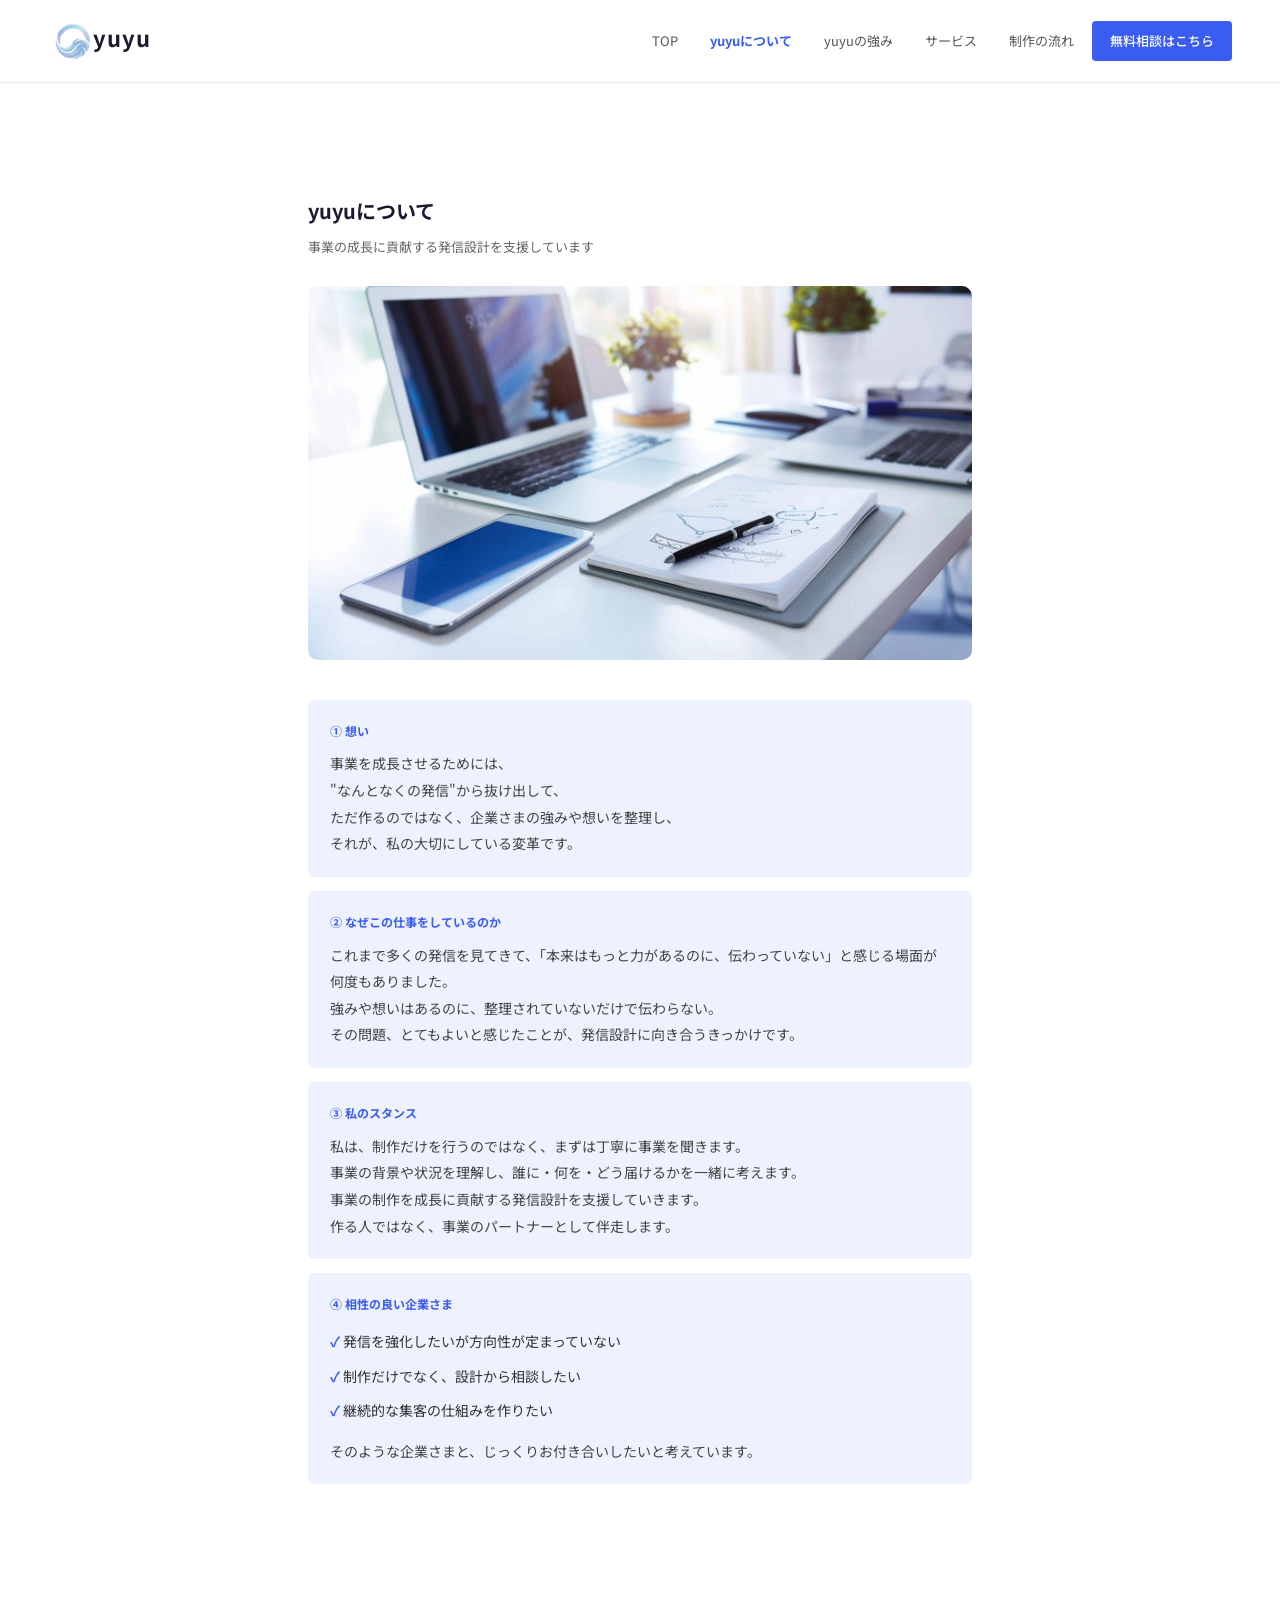
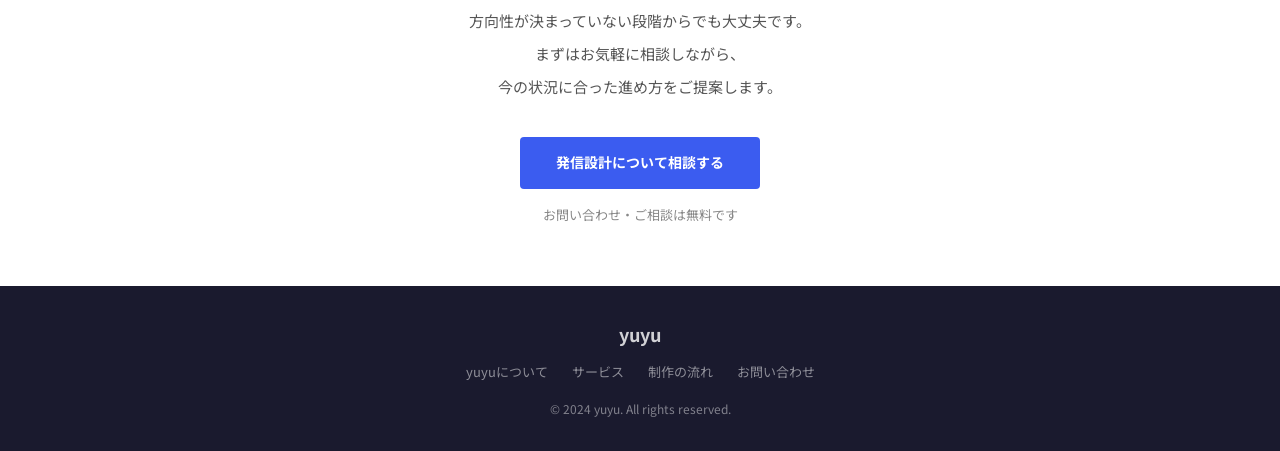
<file: about.html>
<!DOCTYPE html>
<html lang="ja">
<head>
<meta charset="UTF-8">
<link rel="icon" href="favicon.ico">
<meta name="viewport" content="width=device-width, initial-scale=1.0">
<title>yuyuについて | yuyu</title>
<link rel="stylesheet" href="common.css">
<style>
/* HERO BLOCK - 縦並び */
.about-hero {
  padding: 100px 48px 0;
  background: #fff;
  max-width: 760px;
  margin: 0 auto;
}
.about-hero-text h1 {
  font-size: 20px; font-weight: 700; color: #1a1a2e;
  margin-bottom: 6px;
}
.about-hero-text .tagline {
  font-size: 13px; color: #666; margin-bottom: 28px;
}
.about-hero-photo {
  width: 100%; aspect-ratio: 16/9; border-radius: 10px;
  overflow: hidden; margin-bottom: 40px;
}
.about-hero-photo img { width:100%; height:100%; object-fit:cover; }

/* TEXT BLOCKS */
.text-block {
  background: #eef2ff;
  border-radius: 6px;
  padding: 20px 22px;
  margin-bottom: 14px;
  font-size: 14px;
  color: #333;
  line-height: 1.9;
}
.text-block .block-num {
  font-size: 12px; color: #3b5cf0; font-weight: 700;
  margin-bottom: 8px; display: block;
}
.text-block p { font-size: 14px; color: #444; line-height: 1.9; }

/* STANCE SECTION */
.stance-wrap {
  max-width: 760px; margin: 0 auto;
}

/* IDEAL */
.ideal-list {
  background: #eef2ff; border-radius: 6px; padding: 20px 24px;
  margin-bottom: 14px;
}
.ideal-list ul { list-style: none; }
.ideal-list ul li {
  font-size: 14px; color: #333; padding: 4px 0;
}
.ideal-list ul li::before { content: '✓ '; color: #3b5cf0; font-weight: 700; }

/* CTA */
.cta-wrap { text-align: center; padding: 60px 48px; background: #fff; }
.cta-wrap p { font-size: 15px; color: #555; line-height: 2.2; margin-bottom: 6px; }
.cta-note { display: block; margin-top: 14px; font-size: 13px; color: #888; }

@media (max-width: 768px) {
  .about-hero { grid-template-columns: 1fr; padding: 88px 24px 0; }
  .about-hero-photo { display: none; }
  .cta-wrap { padding: 56px 24px; }
}
</style>
</head>
<body>

<nav>
  <a href="index.html" class="nav-logo"><img src="logo.png" style="width:50px;height:50px;object-fit:contain;vertical-align:middle;margin-right:-5px;">yuyu</a>
  <div class="nav-right">
    <a href="index.html">TOP</a>
    <a href="about.html" class="active">yuyuについて</a>
    <a href="strengths.html">yuyuの強み</a>
    <a href="services.html">サービス</a>
    <a href="flow.html">制作の流れ</a>
    <a href="contact.html" class="nav-btn">無料相談はこちら</a>
  <button class="hamburger" onclick="toggleMenu()" aria-label="メニュー">
    <span></span><span></span><span></span>
  </button>
</div>
</nav>
<div class="mobile-menu" id="mobileMenu">
    <a href="index.html">TOP</a>
    <a href="about.html">yuyuについて</a>
    <a href="strengths.html">yuyuの強み</a>
    <a href="services.html">サービス</a>
    <a href="flow.html">制作の流れ</a>
    <a href="contact.html" class="nav-btn">無料相談はこちら</a>
</div>
<script>
function toggleMenu() {
  document.getElementById('mobileMenu').classList.toggle('open');
}
</script>

<!-- HERO -->
<div style="padding-top:64px;">
  <div class="about-hero">
    <div class="about-hero-text fade-up">
      <h1>yuyuについて</h1>
      <p class="tagline">事業の成長に貢献する発信設計を支援しています</p>
    </div>
    <div class="about-hero-photo fade-up">
      <img src="about_page.png" alt="デスク作業風景">
    </div>
    <div class="fade-up">
      <!-- Block 1 -->
      <div class="text-block">
        <span class="block-num">① 想い</span>
        <p>事業を成長させるためには、<br>"なんとなくの発信"から抜け出して、<br>ただ作るのではなく、企業さまの強みや想いを整理し、<br>それが、私の大切にしている変革です。</p>
      </div>
      <!-- Block 2 -->
      <div class="text-block">
        <span class="block-num">② なぜこの仕事をしているのか</span>
        <p>これまで多くの発信を見てきて、「本来はもっと力があるのに、伝わっていない」と感じる場面が何度もありました。<br>強みや想いはあるのに、整理されていないだけで伝わらない。<br>その問題、とてもよいと感じたことが、発信設計に向き合うきっかけです。</p>
      </div>
      <!-- Block 3 -->
      <div class="text-block">
        <span class="block-num">③ 私のスタンス</span>
        <p>私は、制作だけを行うのではなく、まずは丁寧に事業を聞きます。<br>事業の背景や状況を理解し、誰に・何を・どう届けるかを一緒に考えます。<br>事業の制作を成長に貢献する発信設計を支援していきます。<br>作る人ではなく、事業のパートナーとして伴走します。</p>
      </div>
      <!-- Block 4 -->
      <div class="text-block">
        <span class="block-num">④ 相性の良い企業さま</span>
        <div class="ideal-list" style="background:transparent; padding:0; margin:0;">
          <ul>
            <li>発信を強化したいが方向性が定まっていない</li>
            <li>制作だけでなく、設計から相談したい</li>
            <li>継続的な集客の仕組みを作りたい</li>
          </ul>
        </div>
        <p style="margin-top:10px;">そのような企業さまと、じっくりお付き合いしたいと考えています。</p>
      </div>
    </div>
  </div>
</div>

<!-- CTA -->
<div class="cta-wrap sec-blue" style="margin-top:60px;">
  <div class="inner fade-up">
    <p>方向性が決まっていない段階からでも大丈夫です。<br>まずはお気軽に相談しながら、<br>今の状況に合った進め方をご提案します。</p>
    <a href="contact.html" class="btn-blue" style="margin-top:28px; display:inline-block;">発信設計について相談する</a>
    <span class="cta-note">お問い合わせ・ご相談は無料です</span>
  </div>
</div>

<footer>
  <a href="index.html" class="f-logo">yuyu</a>
  <ul>
    <li><a href="about.html">yuyuについて</a></li>
    <li><a href="services.html">サービス</a></li>
    <li><a href="flow.html">制作の流れ</a></li>
    <li><a href="contact.html">お問い合わせ</a></li>
  </ul>
  <p>© 2024 yuyu. All rights reserved.</p>
</footer>

<script>
const obs = new IntersectionObserver(e => e.forEach(x => { if(x.isIntersecting) x.target.classList.add('visible'); }), {threshold:0.08});
document.querySelectorAll('.fade-up').forEach(el => obs.observe(el));
</script>
</body>
</html>
</file>
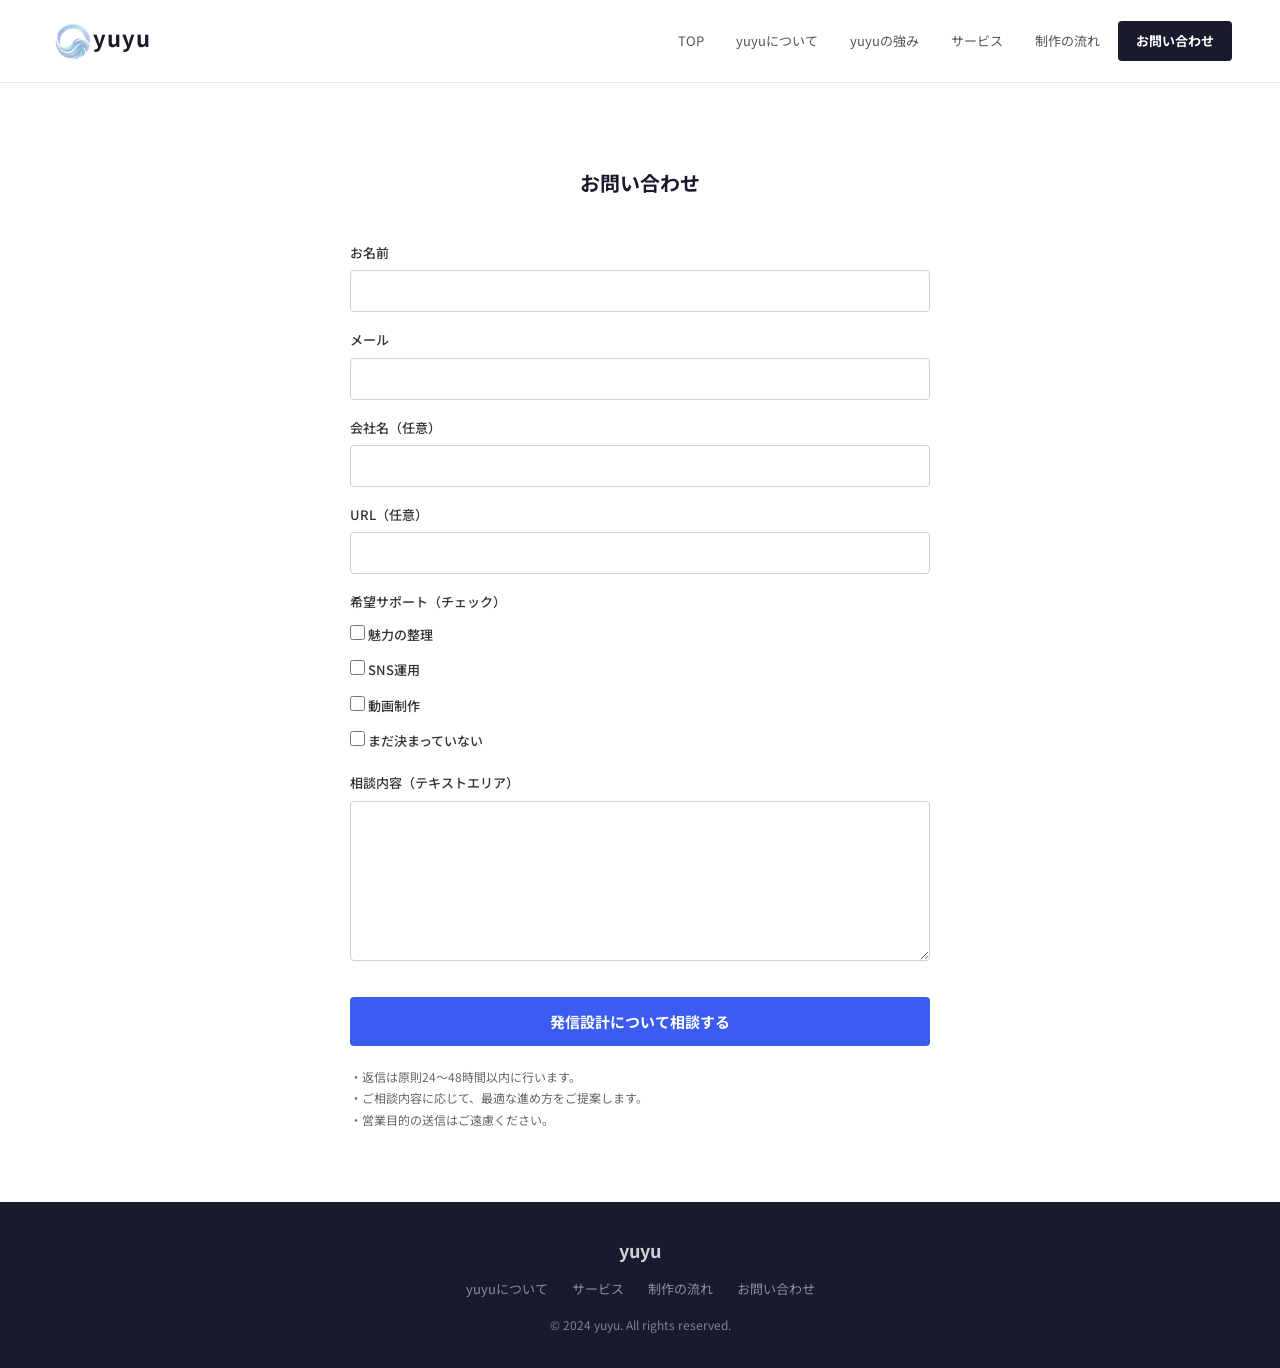
<file: contact.html>
<!DOCTYPE html>
<html lang="ja">
<head>
<meta charset="UTF-8">
<link rel="icon" href="favicon.ico">
<meta name="viewport" content="width=device-width, initial-scale=1.0">
<title>お問い合わせ | yuyu</title>
<link rel="stylesheet" href="common.css">
<style>
.contact-section {
  background: #fff;
  padding: 72px 48px;
}
.contact-wrap {
  max-width: 580px;
  margin: 0 auto;
}
.contact-wrap h1 {
  font-size: 20px; font-weight: 700;
  color: #1a1a2e; text-align: center; margin-bottom: 40px;
}

/* Form */
.form-group { margin-bottom: 16px; }
.form-group label {
  display: block; font-size: 13px;
  color: #333; margin-bottom: 6px; font-weight: 500;
}
.form-group input[type="text"],
.form-group input[type="email"],
.form-group input[type="url"],
.form-group textarea {
  width: 100%; border: 1px solid #d0d0d0;
  border-radius: 4px; padding: 10px 12px;
  font-family: 'Noto Sans JP', sans-serif;
  font-size: 14px; color: #1a1a2e;
  background: #fff; outline: none;
  transition: border-color 0.2s;
}
.form-group input:focus,
.form-group textarea:focus { border-color: #3b5cf0; }
.form-group textarea { min-height: 160px; resize: vertical; }

/* Checkboxes */
.check-group { margin-top: 6px; }
.check-label {
  display: flex; align-items: center; gap: 8px;
  font-size: 13px; color: #444; padding: 3px 0; cursor: pointer;
}
.check-label input[type="checkbox"] {
  width: 15px; height: 15px; accent-color: #3b5cf0;
}

/* Placeholder text in textarea */
.form-group textarea::placeholder { color: #aaa; font-size: 13px; }

/* Submit */
.form-submit { text-align: center; margin-top: 28px; }
.btn-submit {
  background: #3b5cf0; color: #fff; border: none;
  padding: 14px 52px; border-radius: 4px;
  font-family: 'Noto Sans JP', sans-serif;
  font-size: 15px; font-weight: 700; cursor: pointer;
  width: 100%; display: block;
}
.btn-submit:hover { background: #2a45cc; }

.form-notes { margin-top: 20px; }
.form-notes p {
  font-size: 12px; color: #666; line-height: 1.8;
}
.form-notes p::before { content: '・'; }

@media (max-width: 768px) {
  .contact-section { padding: 56px 24px; }
}
</style>
</head>
<body>

<nav>
  <a href="index.html" class="nav-logo"><img src="logo.png" style="width:50px;height:50px;object-fit:contain;vertical-align:middle;margin-right:-5px;">yuyu</a>
  <div class="nav-right">
    <a href="index.html">TOP</a>
    <a href="about.html">yuyuについて</a>
    <a href="strengths.html">yuyuの強み</a>
    <a href="services.html">サービス</a>
    <a href="flow.html">制作の流れ</a>
    <a href="contact.html" class="nav-btn active" style="background:#1a1a2e;">お問い合わせ</a>
  <button class="hamburger" onclick="toggleMenu()" aria-label="メニュー">
    <span></span><span></span><span></span>
  </button>
</div>
</nav>
<div class="mobile-menu" id="mobileMenu">
    <a href="index.html">TOP</a>
    <a href="about.html">yuyuについて</a>
    <a href="strengths.html">yuyuの強み</a>
    <a href="services.html">サービス</a>
    <a href="flow.html">制作の流れ</a>
    <a href="contact.html" class="nav-btn">お問い合わせ</a>
</div>
<script>
function toggleMenu() {
  document.getElementById('mobileMenu').classList.toggle('open');
}
</script>

<div style="padding-top:64px;">
<div class="contact-section">
  <div class="contact-wrap fade-up">
    <h1>お問い合わせ</h1>

    <form action="https://formspree.io/f/mwvwbqvp" method="POST">
      <div class="form-group">
        <label>お名前</label>
        <input type="text" placeholder="">
      </div>
      <div class="form-group">
        <label>メール</label>
        <input type="email" placeholder="">
      </div>
      <div class="form-group">
        <label>会社名（任意）</label>
        <input type="text" placeholder="">
      </div>
      <div class="form-group">
        <label>URL（任意）</label>
        <input type="url" placeholder="">
      </div>
      <div class="form-group">
        <label>希望サポート（チェック）</label>
        <div class="check-group">
          <label class="check-label"><input type="checkbox"> 魅力の整理</label>
          <label class="check-label"><input type="checkbox"> SNS運用</label>
          <label class="check-label"><input type="checkbox"> 動画制作</label>
          <label class="check-label"><input type="checkbox"> まだ決まっていない</label>
        </div>
      </div>
      <div class="form-group">
        <label>相談内容（テキストエリア）</label>
        <textarea name="message" placeholder=""></textarea>
      </div>

      <div class="form-submit">
        <button type="submit" class="btn-submit">発信設計について相談する</button>
      </div>

      <div class="form-notes">
        <p>返信は原則24〜48時間以内に行います。</p>
        <p>ご相談内容に応じて、最適な進め方をご提案します。</p>
        <p>営業目的の送信はご遠慮ください。</p>
      </div>
    </form>
  </div>
</div>
</div>

<footer>
  <a href="index.html" class="f-logo">yuyu</a>
  <ul>
    <li><a href="about.html">yuyuについて</a></li>
    <li><a href="services.html">サービス</a></li>
    <li><a href="flow.html">制作の流れ</a></li>
    <li><a href="contact.html">お問い合わせ</a></li>
  </ul>
  <p>© 2024 yuyu. All rights reserved.</p>
</footer>

<script>
const obs = new IntersectionObserver(e => e.forEach(x => { if(x.isIntersecting) x.target.classList.add('visible'); }), {threshold:0.08});
document.querySelectorAll('.fade-up').forEach(el => obs.observe(el));
</script>
</body>
</html>
</file>
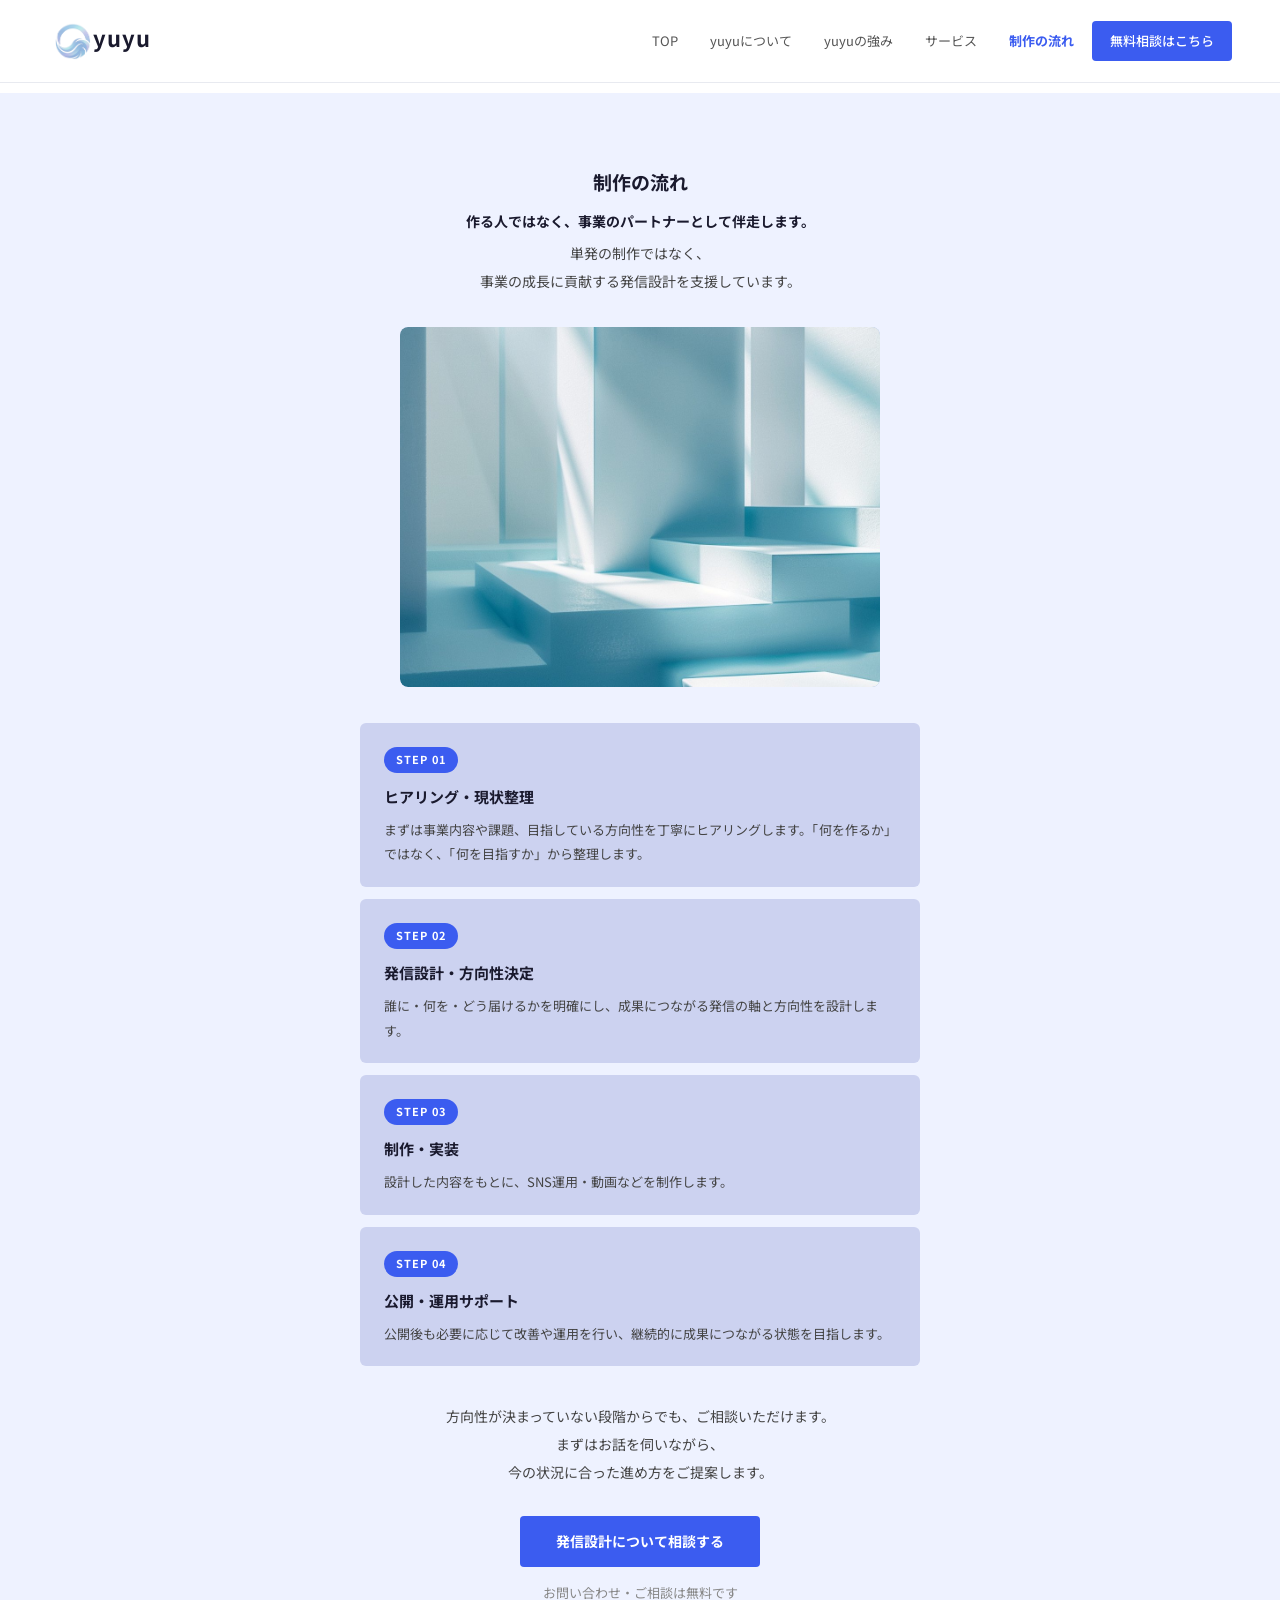
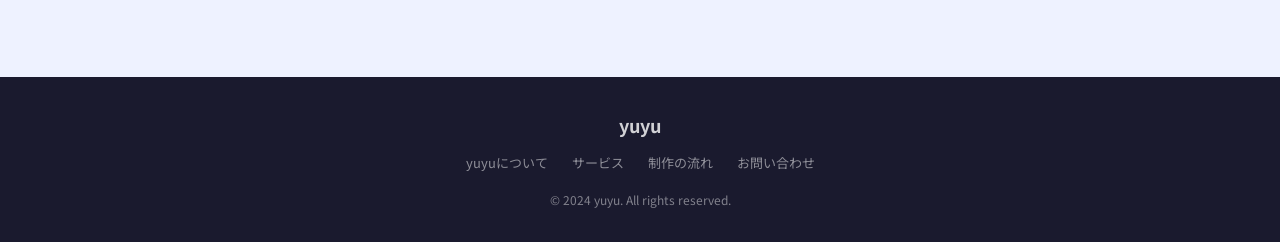
<file: flow.html>
<!DOCTYPE html>
<html lang="ja">
<head>
<meta charset="UTF-8">
<link rel="icon" href="favicon.ico">
<meta name="viewport" content="width=device-width, initial-scale=1.0">
<title>制作の流れ | yuyu</title>
<link rel="stylesheet" href="common.css">
<style>
.flow-section { background: #eef2ff; padding: 72px 48px; }
.flow-inner { max-width: 560px; margin: 0 auto; }

/* Top text */
.flow-intro { text-align: center; margin-bottom: 32px; }
.flow-intro p { font-size: 14px; color: #444; line-height: 2; }
.flow-intro p.bold { font-weight: 700; color: #1a1a2e; margin-bottom: 4px; }

/* Photo */
.flow-photo {
  width: 100%; max-width: 480px;
  aspect-ratio: 4/3; border-radius: 8px;
  background: #b8cce8;
  display: flex; align-items: center; justify-content: center;
  color: #7898bb; font-size: 14px;
  margin: 0 auto 36px;
  overflow: hidden;
}
.flow-photo img { width:100%; height:100%; object-fit:cover; }

/* STEP cards */
.step-card {
  background: #ccd2f0;
  border-radius: 6px;
  padding: 20px 24px;
  margin-bottom: 12px;
}
.step-badge {
  display: inline-block;
  background: #3b5cf0; color: #fff;
  font-size: 11px; font-weight: 700; letter-spacing: 1px;
  padding: 3px 12px; border-radius: 20px;
  margin-bottom: 10px;
}
.step-card h3 { font-size: 15px; font-weight: 700; color: #1a1a2e; margin-bottom: 8px; }
.step-card p  { font-size: 13px; color: #444; line-height: 1.9; }

/* Bottom CTA text */
.flow-cta-text { text-align: center; margin-top: 36px; }
.flow-cta-text p { font-size: 14px; color: #444; line-height: 2; margin-bottom: 6px; }

.cta-note { display: block; margin-top: 14px; font-size: 13px; color: #888; }

@media (max-width: 768px) {
  .flow-section { padding: 56px 24px; }
}
</style>
</head>
<body>

<nav>
  <a href="index.html" class="nav-logo"><img src="logo.png" style="width:50px;height:50px;object-fit:contain;vertical-align:middle;margin-right:-5px;">yuyu</a>
  <div class="nav-right">
    <a href="index.html">TOP</a>
    <a href="about.html">yuyuについて</a>
    <a href="strengths.html">yuyuの強み</a>
    <a href="services.html">サービス</a>
    <a href="flow.html" class="active">制作の流れ</a>
    <a href="contact.html" class="nav-btn">無料相談はこちら</a>
  <button class="hamburger" onclick="toggleMenu()" aria-label="メニュー">
    <span></span><span></span><span></span>
  </button>
</div>
</nav>
<div class="mobile-menu" id="mobileMenu">
    <a href="index.html">TOP</a>
    <a href="about.html">yuyuについて</a>
    <a href="strengths.html">yuyuの強み</a>
    <a href="services.html">サービス</a>
    <a href="flow.html">制作の流れ</a>
    <a href="contact.html" class="nav-btn">無料相談はこちら</a>
</div>
<script>
function toggleMenu() {
  document.getElementById('mobileMenu').classList.toggle('open');
}
</script>

<div style="padding-top:64px;">
<div class="flow-section">
  <div class="flow-inner">
    <p class="sec-title fade-up">制作の流れ</p>

    <div class="flow-intro fade-up">
      <p class="bold">作る人ではなく、事業のパートナーとして伴走します。</p>
      <p>単発の制作ではなく、<br>事業の成長に貢献する発信設計を支援しています。</p>
    </div>

    <!-- Photo -->
    <div class="flow-photo fade-up"><img src="flow_photo.png" alt="制作の流れ" style="width:100%;height:100%;object-fit:cover;border-radius:8px;"></div>

    <!-- STEP 01 -->
    <div class="step-card fade-up">
      <span class="step-badge">STEP 01</span>
      <h3>ヒアリング・現状整理</h3>
      <p>まずは事業内容や課題、目指している方向性を丁寧にヒアリングします。「何を作るか」ではなく、「何を目指すか」から整理します。</p>
    </div>

    <!-- STEP 02 -->
    <div class="step-card fade-up">
      <span class="step-badge">STEP 02</span>
      <h3>発信設計・方向性決定</h3>
      <p>誰に・何を・どう届けるかを明確にし、成果につながる発信の軸と方向性を設計します。</p>
    </div>

    <!-- STEP 03 -->
    <div class="step-card fade-up">
      <span class="step-badge">STEP 03</span>
      <h3>制作・実装</h3>
      <p>設計した内容をもとに、SNS運用・動画などを制作します。</p>
    </div>

    <!-- STEP 04 -->
    <div class="step-card fade-up">
      <span class="step-badge">STEP 04</span>
      <h3>公開・運用サポート</h3>
      <p>公開後も必要に応じて改善や運用を行い、継続的に成果につながる状態を目指します。</p>
    </div>

    <!-- CTA text -->
    <div class="flow-cta-text fade-up">
      <p>方向性が決まっていない段階からでも、ご相談いただけます。<br>まずはお話を伺いながら、<br>今の状況に合った進め方をご提案します。</p>
      <a href="contact.html" class="btn-blue" style="margin-top:24px; display:inline-block;">発信設計について相談する</a>
      <span class="cta-note">お問い合わせ・ご相談は無料です</span>
    </div>
  </div>
</div>
</div>

<footer>
  <a href="index.html" class="f-logo">yuyu</a>
  <ul>
    <li><a href="about.html">yuyuについて</a></li>
    <li><a href="services.html">サービス</a></li>
    <li><a href="flow.html">制作の流れ</a></li>
    <li><a href="contact.html">お問い合わせ</a></li>
  </ul>
  <p>© 2024 yuyu. All rights reserved.</p>
</footer>

<script>
const obs = new IntersectionObserver(e => e.forEach(x => { if(x.isIntersecting) x.target.classList.add('visible'); }), {threshold:0.08});
document.querySelectorAll('.fade-up').forEach(el => obs.observe(el));
</script>
</body>
</html>
</file>
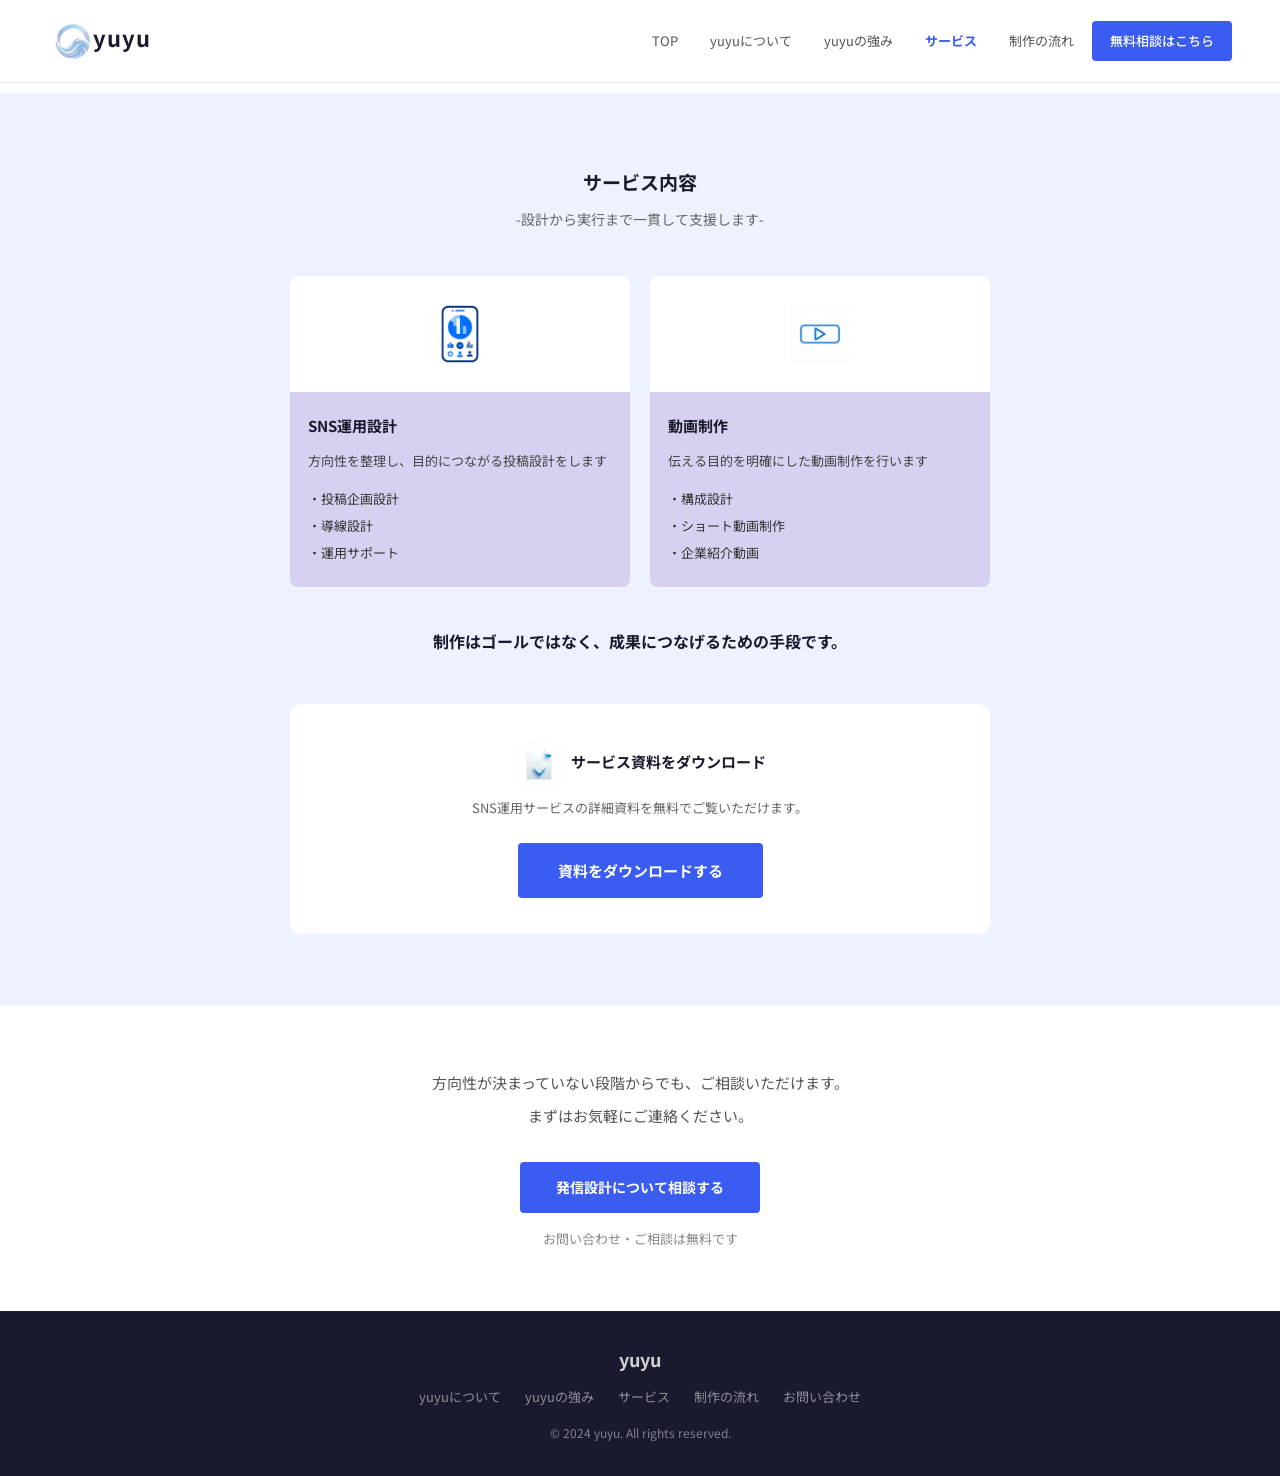
<file: services.html>
<!DOCTYPE html>
<html lang="ja">
<head>
<meta charset="UTF-8">
<link rel="icon" href="favicon.ico">
<meta name="viewport" content="width=device-width, initial-scale=1.0">
<title>サービス内容 | yuyu</title>
<link rel="stylesheet" href="common.css">
<style>
.svc-section { background: #eef2ff; padding: 72px 48px; }
.svc-grid {
  display: grid; grid-template-columns: 1fr 1fr;
  gap: 20px; max-width: 700px; margin: 0 auto 40px;
}
.svc-card { background: #d8d0f0; border-radius: 8px; overflow: hidden; }
.svc-card-icon {
  background: #fff; padding: 28px;
  display: flex; align-items: center; justify-content: center;
  font-size: 52px;
}
.svc-card-body { padding: 20px 18px; }
.svc-card h3 { font-size: 15px; font-weight: 700; color: #1a1a2e; margin-bottom: 10px; }
.svc-card .svc-desc { font-size: 13px; color: #444; line-height: 1.8; margin-bottom: 12px; }
.svc-card ul { list-style: none; }
.svc-card ul li { font-size: 13px; color: #333; padding: 2px 0; }
.svc-card ul li::before { content: '・'; }

.svc-tagline {
  text-align: center; font-size: 16px; font-weight: 700;
  color: #1a1a2e; margin-top: 16px;
}

.cta-wrap { text-align: center; padding: 60px 48px; background: #fff; }
.cta-wrap p { font-size: 15px; color: #555; line-height: 2.2; margin-bottom: 6px; }
.cta-note { display: block; margin-top: 14px; font-size: 13px; color: #888; }

@media (max-width: 768px) {
  .svc-grid { grid-template-columns: 1fr; }
  .svc-section, .cta-wrap { padding: 56px 24px; }
}
</style>
</head>
<body>

<nav>
  <a href="index.html" class="nav-logo"><img src="logo.png" style="width:50px;height:50px;object-fit:contain;vertical-align:middle;margin-right:-5px;">yuyu</a>
  <div class="nav-right">
    <a href="index.html">TOP</a>
    <a href="about.html">yuyuについて</a>
    <a href="strengths.html">yuyuの強み</a>
    <a href="services.html" class="active">サービス</a>
    <a href="flow.html">制作の流れ</a>
    <a href="contact.html" class="nav-btn">無料相談はこちら</a>
  <button class="hamburger" onclick="toggleMenu()" aria-label="メニュー">
    <span></span><span></span><span></span>
  </button>
</div>
</nav>
<div class="mobile-menu" id="mobileMenu">
    <a href="index.html">TOP</a>
    <a href="about.html">yuyuについて</a>
    <a href="strengths.html">yuyuの強み</a>
    <a href="services.html">サービス</a>
    <a href="flow.html">制作の流れ</a>
    <a href="contact.html" class="nav-btn">無料相談はこちら</a>
</div>
<script>
function toggleMenu() {
  document.getElementById('mobileMenu').classList.toggle('open');
}
</script>

<div style="padding-top:64px;">
<div class="svc-section">
  <p class="sec-title fade-up">サービス内容</p>
  <p class="sec-sub fade-up">-設計から実行まで一貫して支援します-</p>
  <div class="svc-grid">
    <div class="svc-card fade-up">
      <div class="svc-card-icon"><img src="svc_icon1.png" style="width:60px;height:60px;object-fit:contain;"></div>
      <div class="svc-card-body">
        <h3>SNS運用設計</h3>
        <p class="svc-desc">方向性を整理し、目的につながる投稿設計をします</p>
        <ul>
          <li>投稿企画設計</li>
          <li>導線設計</li>
          <li>運用サポート</li>
        </ul>
      </div>
    </div>
    <div class="svc-card fade-up">
      <div class="svc-card-icon"><img src="svc_icon2.jpeg" style="width:60px;height:60px;object-fit:contain;"></div>
      <div class="svc-card-body">
        <h3>動画制作</h3>
        <p class="svc-desc">伝える目的を明確にした動画制作を行います</p>
        <ul>
          <li>構成設計</li>
          <li>ショート動画制作</li>
          <li>企業紹介動画</li>
        </ul>
      </div>
    </div>
  </div>
  <p class="svc-tagline fade-up">制作はゴールではなく、成果につなげるための手段です。</p>

  <!-- ダウンロードセクション -->
  <div class="fade-up" style="text-align:center; margin-top:48px; padding:36px; background:white; border-radius:12px; max-width:700px; margin-left:auto; margin-right:auto; margin-top:48px;">
    <p style="font-size:15px; font-weight:700; color:#1a1a2e; margin-bottom:8px;"><img src="download_icon.png" style="width:48px;height:48px;object-fit:contain;vertical-align:middle;margin-right:8px;">サービス資料をダウンロード</p>
    <p style="font-size:13px; color:#666; margin-bottom:24px;">SNS運用サービスの詳細資料を無料でご覧いただけます。</p>
    <a href="service-proposal.pdf" download style="display:inline-block; background:#3b5cf0; color:white; padding:14px 40px; border-radius:4px; text-decoration:none; font-size:15px; font-weight:700;">資料をダウンロードする</a>
  </div>
</div>

<div class="cta-wrap fade-up">
  <p>方向性が決まっていない段階からでも、ご相談いただけます。<br>まずはお気軽にご連絡ください。</p>
  <a href="contact.html" class="btn-blue" style="margin-top:24px; display:inline-block;">発信設計について相談する</a>
  <span class="cta-note">お問い合わせ・ご相談は無料です</span>
</div>
</div>

<footer>
  <a href="index.html" class="f-logo">yuyu</a>
  <ul>
    <li><a href="about.html">yuyuについて</a></li>
    <li><a href="strengths.html">yuyuの強み</a></li>
    <li><a href="services.html">サービス</a></li>
    <li><a href="flow.html">制作の流れ</a></li>
    <li><a href="contact.html">お問い合わせ</a></li>
  </ul>
  <p>© 2024 yuyu. All rights reserved.</p>
</footer>

<script>
const obs = new IntersectionObserver(e => e.forEach(x => { if(x.isIntersecting) x.target.classList.add('visible'); }), {threshold:0.08});
document.querySelectorAll('.fade-up').forEach(el => obs.observe(el));
</script>
</body>
</html>
</file>
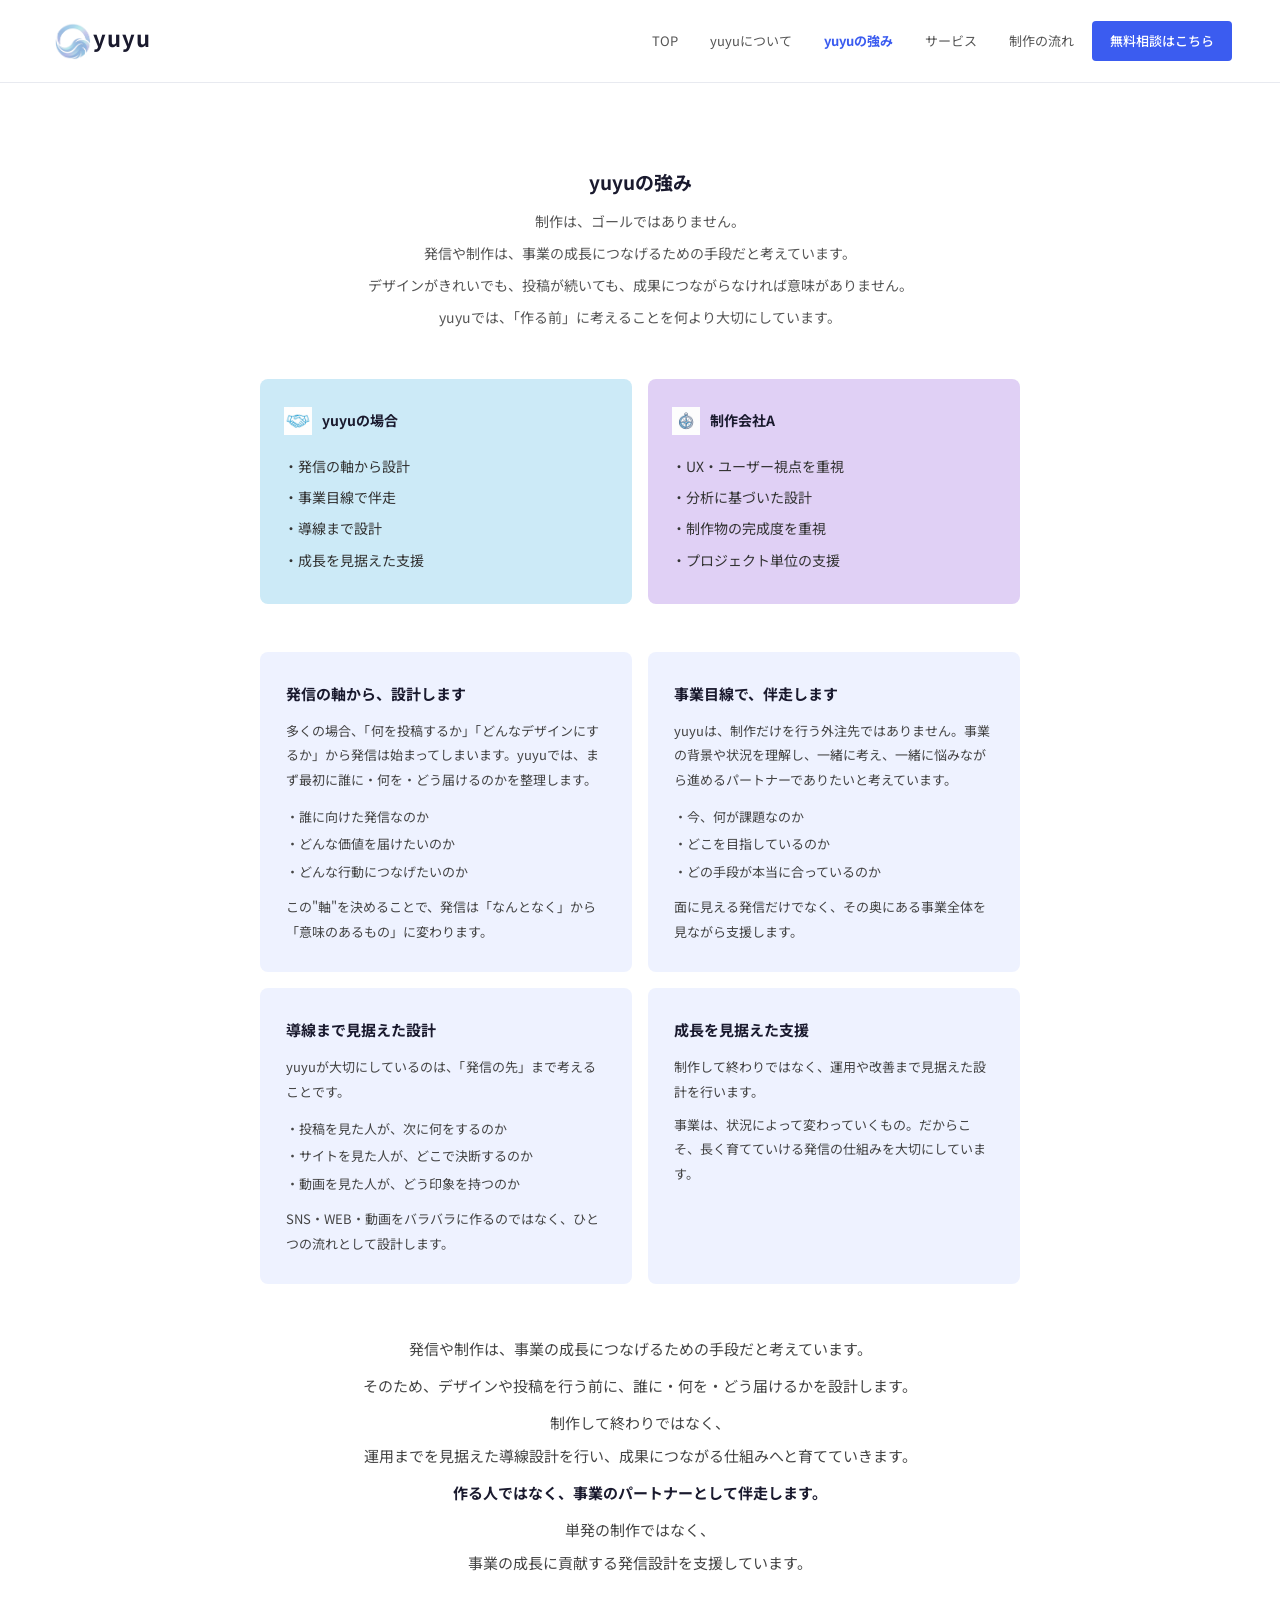
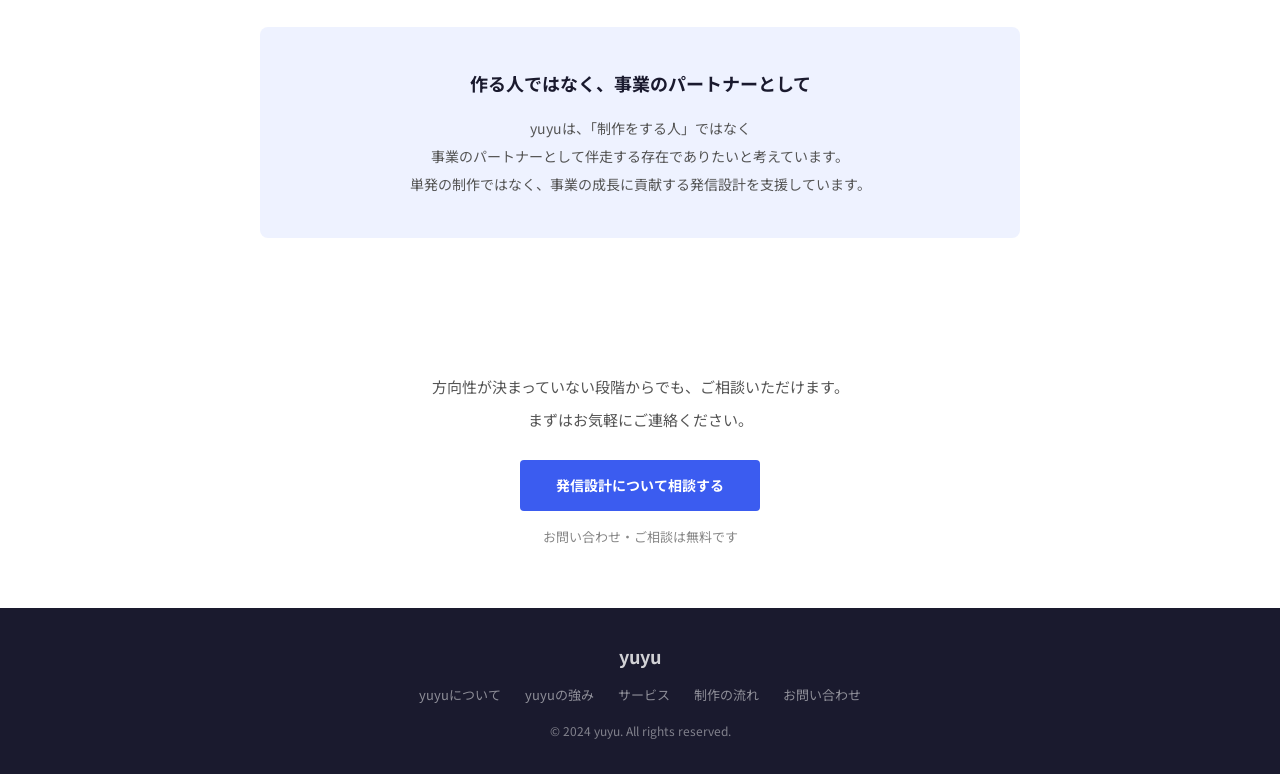
<file: strengths.html>
<!DOCTYPE html>
<html lang="ja">
<head>
<meta charset="UTF-8">
<link rel="icon" href="favicon.ico">
<meta name="viewport" content="width=device-width, initial-scale=1.0">
<title>yuyuの強み | yuyu</title>
<link rel="stylesheet" href="common.css">
<style>
.str-section { background: #fff; padding: 72px 48px; }

.str-intro { max-width: 760px; margin: 0 auto 48px; text-align: center; }
.str-intro p { font-size: 14px; color: #555; line-height: 2; margin-bottom: 4px; }

/* Compare cards */
.compare-grid {
  display: grid; grid-template-columns: 1fr 1fr;
  gap: 16px; max-width: 760px; margin: 0 auto 48px;
}
.compare-card { border-radius: 8px; padding: 28px 24px; }
.compare-card.yuyu   { background: #cceaf7; }
.compare-card.others { background: #e0d0f5; }
.c-head { display: flex; align-items: center; gap: 10px; margin-bottom: 16px; }
.c-head .ico { font-size: 20px; }
.c-head h3 { font-size: 14px; font-weight: 700; color: #1a1a2e; }
.compare-card ul { list-style: none; }
.compare-card ul li { font-size: 14px; color: #333; padding: 3px 0; }
.compare-card ul li::before { content: '・'; }

/* 4 strength cards */
.str-grid {
  display: grid; grid-template-columns: 1fr 1fr;
  gap: 16px; max-width: 760px; margin: 0 auto 48px;
}
.str-card { background: #eef2ff; border-radius: 8px; padding: 28px 26px; }
.str-card h3 { font-size: 15px; font-weight: 700; color: #1a1a2e; margin-bottom: 12px; }
.str-card p  { font-size: 13px; color: #444; line-height: 1.9; }
.str-card ul { list-style: none; margin-top: 10px; }
.str-card ul li { font-size: 13px; color: #444; padding: 2px 0; }
.str-card ul li::before { content: '・'; }

/* Body text */
.str-body { max-width: 760px; margin: 0 auto 48px; text-align: center; }
.str-body p { font-size: 15px; color: #444; line-height: 2.2; margin-bottom: 4px; }
.str-body p.bold { font-weight: 700; color: #1a1a2e; }

/* Partner block */
.partner-block {
  background: #eef2ff; border-radius: 8px;
  padding: 40px 36px; max-width: 760px;
  margin: 0 auto; text-align: center;
}
.partner-block h2 { font-size: 18px; font-weight: 700; color: #1a1a2e; margin-bottom: 14px; }
.partner-block p  { font-size: 14px; color: #555; line-height: 2; }

.cta-wrap { text-align: center; padding: 60px 48px; background: #fff; }
.cta-note { display: block; margin-top: 14px; font-size: 13px; color: #888; }

@media (max-width: 768px) {
  .compare-grid, .str-grid { grid-template-columns: 1fr; }
  .str-section, .cta-wrap { padding: 56px 24px; }
}
</style>
</head>
<body>

<nav>
  <a href="index.html" class="nav-logo"><img src="logo.png" style="width:50px;height:50px;object-fit:contain;vertical-align:middle;margin-right:-5px;">yuyu</a>
  <div class="nav-right">
    <a href="index.html">TOP</a>
    <a href="about.html">yuyuについて</a>
    <a href="strengths.html" class="active">yuyuの強み</a>
    <a href="services.html">サービス</a>
    <a href="flow.html">制作の流れ</a>
    <a href="contact.html" class="nav-btn">無料相談はこちら</a>
  <button class="hamburger" onclick="toggleMenu()" aria-label="メニュー">
    <span></span><span></span><span></span>
  </button>
</div>
</nav>
<div class="mobile-menu" id="mobileMenu">
    <a href="index.html">TOP</a>
    <a href="about.html">yuyuについて</a>
    <a href="strengths.html">yuyuの強み</a>
    <a href="services.html">サービス</a>
    <a href="flow.html">制作の流れ</a>
    <a href="contact.html" class="nav-btn">無料相談はこちら</a>
</div>
<script>
function toggleMenu() {
  document.getElementById('mobileMenu').classList.toggle('open');
}
</script>

<div style="padding-top:64px;">
<div class="str-section">
  <p class="sec-title fade-up">yuyuの強み</p>

  <div class="str-intro fade-up">
    <p>制作は、ゴールではありません。</p>
    <p>発信や制作は、事業の成長につなげるための手段だと考えています。</p>
    <p>デザインがきれいでも、投稿が続いても、成果につながらなければ意味がありません。</p>
    <p>yuyuでは、「作る前」に考えることを何より大切にしています。</p>
  </div>

  <!-- Compare -->
  <div class="compare-grid">
    <div class="compare-card yuyu fade-up">
      <div class="c-head">
        <img src="icon_yuyu.png" style="width:28px;height:28px;object-fit:contain;">
        <h3>yuyuの場合</h3>
      </div>
      <ul>
        <li>発信の軸から設計</li>
        <li>事業目線で伴走</li>
        <li>導線まで設計</li>
        <li>成長を見据えた支援</li>
      </ul>
    </div>
    <div class="compare-card others fade-up">
      <div class="c-head">
        <img src="icon_other.png" style="width:28px;height:28px;object-fit:contain;">
        <h3>制作会社A</h3>
      </div>
      <ul>
        <li>UX・ユーザー視点を重視</li>
        <li>分析に基づいた設計</li>
        <li>制作物の完成度を重視</li>
        <li>プロジェクト単位の支援</li>
      </ul>
    </div>
  </div>

  <!-- 4 cards -->
  <div class="str-grid">
    <div class="str-card fade-up">
      <h3>発信の軸から、設計します</h3>
      <p>多くの場合、「何を投稿するか」「どんなデザインにするか」から発信は始まってしまいます。yuyuでは、まず最初に誰に・何を・どう届けるのかを整理します。</p>
      <ul>
        <li>誰に向けた発信なのか</li>
        <li>どんな価値を届けたいのか</li>
        <li>どんな行動につなげたいのか</li>
      </ul>
      <p style="margin-top:10px;">この"軸"を決めることで、発信は「なんとなく」から「意味のあるもの」に変わります。</p>
    </div>
    <div class="str-card fade-up">
      <h3>事業目線で、伴走します</h3>
      <p>yuyuは、制作だけを行う外注先ではありません。事業の背景や状況を理解し、一緒に考え、一緒に悩みながら進めるパートナーでありたいと考えています。</p>
      <ul>
        <li>今、何が課題なのか</li>
        <li>どこを目指しているのか</li>
        <li>どの手段が本当に合っているのか</li>
      </ul>
      <p style="margin-top:10px;">面に見える発信だけでなく、その奥にある事業全体を見ながら支援します。</p>
    </div>
    <div class="str-card fade-up">
      <h3>導線まで見据えた設計</h3>
      <p>yuyuが大切にしているのは、「発信の先」まで考えることです。</p>
      <ul>
        <li>投稿を見た人が、次に何をするのか</li>
        <li>サイトを見た人が、どこで決断するのか</li>
        <li>動画を見た人が、どう印象を持つのか</li>
      </ul>
      <p style="margin-top:10px;">SNS・WEB・動画をバラバラに作るのではなく、ひとつの流れとして設計します。</p>
    </div>
    <div class="str-card fade-up">
      <h3>成長を見据えた支援</h3>
      <p>制作して終わりではなく、運用や改善まで見据えた設計を行います。</p>
      <p style="margin-top:8px;">事業は、状況によって変わっていくもの。だからこそ、長く育てていける発信の仕組みを大切にしています。</p>
    </div>
  </div>

  <!-- Body text -->
  <div class="str-body fade-up">
    <p>発信や制作は、事業の成長につなげるための手段だと考えています。</p>
    <p>そのため、デザインや投稿を行う前に、誰に・何を・どう届けるかを設計します。</p>
    <p>制作して終わりではなく、<br>運用までを見据えた導線設計を行い、成果につながる仕組みへと育てていきます。</p>
    <p class="bold">作る人ではなく、事業のパートナーとして伴走します。</p>
    <p>単発の制作ではなく、<br>事業の成長に貢献する発信設計を支援しています。</p>
  </div>

  <!-- Partner block -->
  <div class="partner-block fade-up">
    <h2>作る人ではなく、事業のパートナーとして</h2>
    <p>yuyuは、「制作をする人」ではなく<br>事業のパートナーとして伴走する存在でありたいと考えています。<br>単発の制作ではなく、事業の成長に貢献する発信設計を支援しています。</p>
  </div>
</div>

<div class="cta-wrap sec-blue fade-up">
  <p style="font-size:15px; color:#555; line-height:2.2;">方向性が決まっていない段階からでも、ご相談いただけます。<br>まずはお気軽にご連絡ください。</p>
  <a href="contact.html" class="btn-blue" style="margin-top:24px; display:inline-block;">発信設計について相談する</a>
  <span class="cta-note">お問い合わせ・ご相談は無料です</span>
</div>
</div>

<footer>
  <a href="index.html" class="f-logo">yuyu</a>
  <ul>
    <li><a href="about.html">yuyuについて</a></li>
    <li><a href="strengths.html">yuyuの強み</a></li>
    <li><a href="services.html">サービス</a></li>
    <li><a href="flow.html">制作の流れ</a></li>
    <li><a href="contact.html">お問い合わせ</a></li>
  </ul>
  <p>© 2024 yuyu. All rights reserved.</p>
</footer>

<script>
const obs = new IntersectionObserver(e => e.forEach(x => { if(x.isIntersecting) x.target.classList.add('visible'); }), {threshold:0.08});
document.querySelectorAll('.fade-up').forEach(el => obs.observe(el));
</script>
</body>
</html>
</file>
<file: common.css>
@import url('https://fonts.googleapis.com/css2?family=Noto+Sans+JP:wght@300;400;500;700;900&display=swap');

* { margin: 0; padding: 0; box-sizing: border-box; }
html { scroll-behavior: smooth; }
body {
  font-family: 'Noto Sans JP', sans-serif;
  color: #1a1a2e;
  background: #fff;
  line-height: 1.8;
}

/* NAV */
nav {
  position: fixed;
  top: 0; left: 0; right: 0;
  z-index: 100;
  display: flex;
  align-items: center;
  justify-content: space-between;
  padding: 16px 48px;
  background: #fff;
  border-bottom: 1px solid #e8eaf0;
}
.nav-logo {
  font-size: 22px; font-weight: 700;
  color: #1a1a2e; text-decoration: none; letter-spacing: 1px;
}
.nav-right { display: flex; align-items: center; gap: 4px; }
.nav-right a {
  text-decoration: none; color: #555;
  font-size: 13px; padding: 6px 14px;
}
.nav-right a:hover { color: #3b5cf0; }
.nav-right a.active { color: #3b5cf0; font-weight: 700; }
.nav-btn {
  background: #3b5cf0; color: #fff !important;
  padding: 8px 18px !important; border-radius: 4px;
  font-size: 13px; font-weight: 500;
}
.nav-btn:hover { background: #2a45cc !important; }

/* SECTIONS */
.sec-white { background: #fff; padding: 72px 48px; }
.sec-blue  { background: #eef2ff; padding: 72px 48px; }
.inner   { max-width: 760px; margin: 0 auto; }
.inner-w { max-width: 920px; margin: 0 auto; }

.sec-title {
  text-align: center; font-size: 19px;
  font-weight: 700; color: #1a1a2e; margin-bottom: 8px;
}
.sec-sub {
  text-align: center; font-size: 14px;
  color: #666; margin-bottom: 44px;
}

/* PAGE HEADER */
.page-header {
  padding: 100px 48px 56px;
  background: #fff;
  text-align: center;
  border-bottom: 1px solid #eef2ff;
}
.page-header h1 { font-size: 28px; font-weight: 900; color: #1a1a2e; margin-bottom: 10px; }
.page-header p  { font-size: 14px; color: #666; }

/* BUTTONS */
.btn-blue {
  display: inline-block; background: #3b5cf0; color: #fff;
  padding: 13px 36px; border-radius: 4px;
  text-decoration: none; font-size: 14px; font-weight: 700;
}
.btn-blue:hover { background: #2a45cc; }

/* FOOTER */
footer {
  background: #1a1a2e; color: rgba(255,255,255,0.45);
  text-align: center; padding: 32px 48px; font-size: 12px;
}
.f-logo {
  font-size: 18px; font-weight: 700; color: rgba(255,255,255,0.8);
  text-decoration: none; display: block; margin-bottom: 10px;
}
footer ul { display: flex; justify-content: center; gap: 24px; list-style: none; margin-bottom: 14px; }
footer ul a { color: rgba(255,255,255,0.5); text-decoration: none; font-size: 13px; }
footer ul a:hover { color: #fff; }

/* FADE */
.fade-up { opacity: 0; transform: translateY(20px); transition: opacity 0.6s ease, transform 0.6s ease; }
.fade-up.visible { opacity: 1; transform: translateY(0); }

@media (max-width: 768px) {
  nav { padding: 14px 20px; }
  .nav-right a:not(.nav-btn):not(.hamburger) { display: none; }
  .nav-btn { display: none !important; }
  .sec-white, .sec-blue { padding: 56px 24px; }
  .page-header { padding: 88px 24px 48px; }

  .hamburger {
    display: flex !important;
    flex-direction: column;
    justify-content: center;
    gap: 5px;
    cursor: pointer;
    padding: 6px !important;
    background: none !important;
    border: none;
  }
  .hamburger span {
    display: block;
    width: 24px;
    height: 2px;
    background: #1a1a2e;
    border-radius: 2px;
    transition: all 0.3s;
  }

  .mobile-menu {
    display: none;
    position: fixed;
    top: 56px; left: 0; right: 0;
    background: #fff;
    border-bottom: 1px solid #e8eaf0;
    padding: 16px 24px;
    z-index: 99;
    flex-direction: column;
    gap: 0;
  }
  .mobile-menu.open { display: flex; }
  .mobile-menu a {
    text-decoration: none;
    color: #555;
    font-size: 15px;
    padding: 14px 0;
    border-bottom: 1px solid #f0f0f0;
    display: block;
  }
  .mobile-menu a:last-child { border-bottom: none; }
  .mobile-menu a.nav-btn {
    display: block !important;
    background: #3b5cf0;
    color: white !important;
    text-align: center;
    border-radius: 4px;
    padding: 14px !important;
    margin-top: 12px;
    border-bottom: none;
  }
}

.hamburger { display: none; }
</file>
